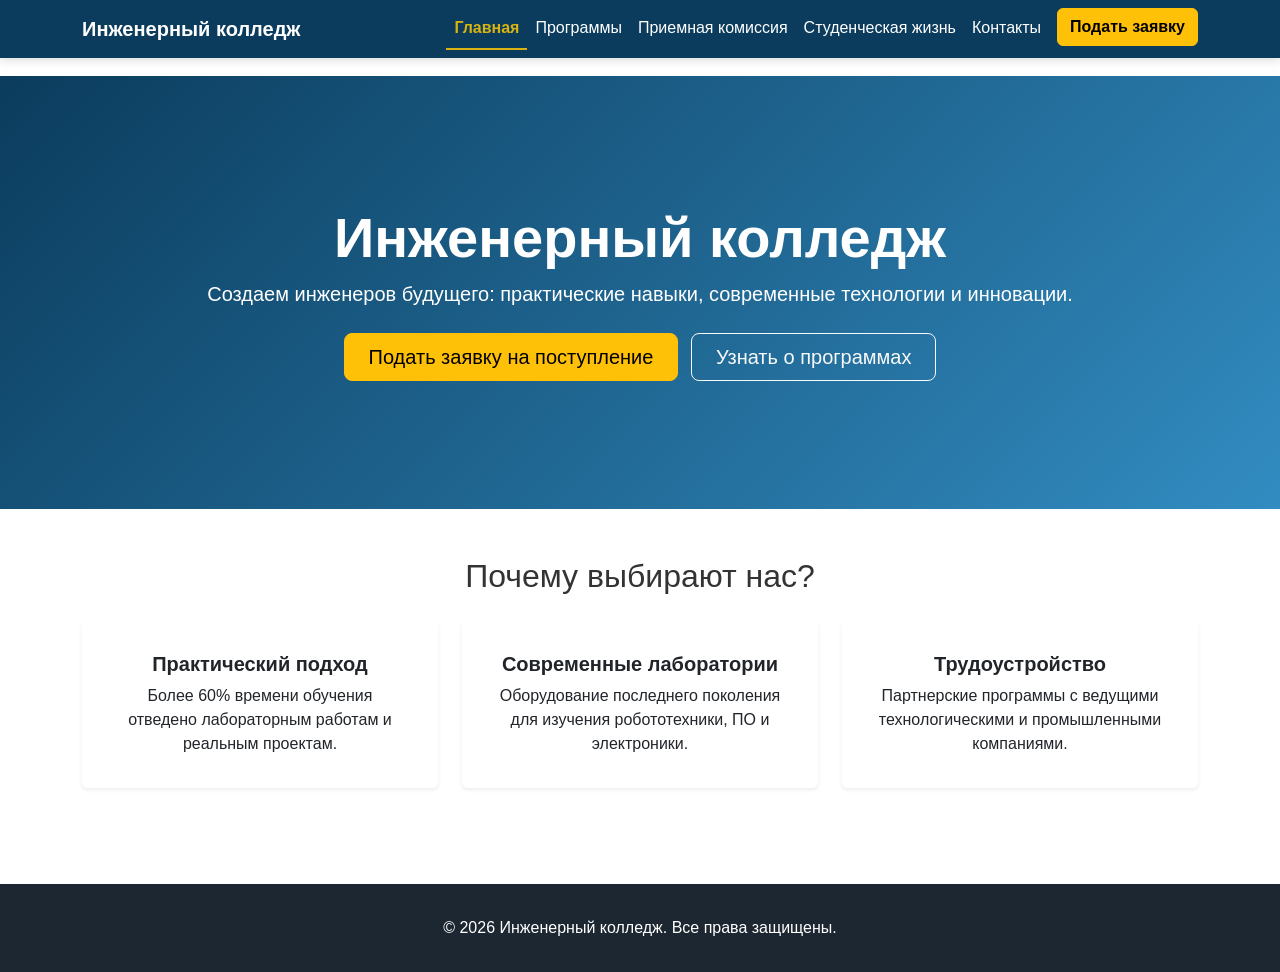
<file: index.html>
<!DOCTYPE html>
<html lang="ru">
<head>
  <meta charset="UTF-8">
  <meta name="viewport" content="width=device-width, initial-scale=1.0">
  <title>Главная — Инженерный колледж</title>
  <link href="https://cdn.jsdelivr.net/npm/bootstrap@5.3.2/dist/css/bootstrap.min.css" rel="stylesheet">
  <link rel="stylesheet" href="css/custom.css">
</head>
<body>
  <!-- Фиксированная верхняя панель -->
  <header>
    <nav class="navbar navbar-expand-lg navbar-dark navbar-custom fixed-top" aria-label="Основная навигация">
      <div class="container">
        <a class="navbar-brand fw-bold" href="index.html">Инженерный колледж</a>
        <button class="navbar-toggler" type="button" data-bs-toggle="collapse" data-bs-target="#navbarNav" aria-controls="navbarNav" aria-expanded="false" aria-label="Переключить навигацию">
          <span class="navbar-toggler-icon"></span>
        </button>
        <div class="collapse navbar-collapse" id="navbarNav">
          <ul class="navbar-nav ms-auto">
            <li class="nav-item"><a class="nav-link active" aria-current="page" href="index.html">Главная</a></li>
            <li class="nav-item"><a class="nav-link" href="about.html">Программы</a></li>
            <li class="nav-item"><a class="nav-link" href="admissions.html">Приемная комиссия</a></li>
            <li class="nav-item"><a class="nav-link" href="campus.html">Студенческая жизнь</a></li>
            <li class="nav-item"><a class="nav-link" href="contact.html">Контакты</a></li>
            <li class="nav-item"><a class="btn btn-warning ms-lg-2 fw-semibold" href="register.html">Подать заявку</a></li>
          </ul>
        </div>
      </div>
    </nav>
  </header>

  <main>
    <!-- Hero Section -->
    <section class="hero-section text-center">
      <div class="container py-5">
        <h1 class="display-4 fw-bold">Инженерный колледж</h1>
        <p class="lead mb-4">Создаем инженеров будущего: практические навыки, современные технологии и инновации.</p>
        <a href="register.html" class="btn btn-warning btn-lg px-4 me-2 font-weight-bold">Подать заявку на поступление</a>
        <a href="about.html" class="btn btn-outline-light btn-lg px-4">Узнать о программах</a>
      </div>
    </section>

    <!-- Преимущества -->
    <section class="container my-5">
      <h2 class="text-center mb-4">Почему выбирают нас?</h2>
      <div class="row g-4">
        <div class="col-md-4">
          <div class="card h-100 card-hover p-3 text-center border-0 shadow-sm">
            <div class="card-body">
              <h3 class="h5 card-title fw-bold">Практический подход</h3>
              <p class="card-text">Более 60% времени обучения отведено лабораторным работам и реальным проектам.</p>
            </div>
          </div>
        </div>
        <div class="col-md-4">
          <div class="card h-100 card-hover p-3 text-center border-0 shadow-sm">
            <div class="card-body">
              <h3 class="h5 card-title fw-bold">Современные лаборатории</h3>
              <p class="card-text">Оборудование последнего поколения для изучения робототехники, ПО и электроники.</p>
            </div>
          </div>
        </div>
        <div class="col-md-4">
          <div class="card h-100 card-hover p-3 text-center border-0 shadow-sm">
            <div class="card-body">
              <h3 class="h5 card-title fw-bold">Трудоустройство</h3>
              <p class="card-text">Партнерские программы с ведущими технологическими и промышленными компаниями.</p>
            </div>
          </div>
        </div>
      </div>
    </section>
  </main>

  <footer>
    <div class="container text-center">
      <p class="mb-0">&copy; 2026 Инженерный колледж. Все права защищены.</p>
    </div>
  </footer>

  <script src="https://cdn.jsdelivr.net/npm/bootstrap@5.3.2/dist/js/bootstrap.bundle.min.js"></script>
  <script src="js/main.js"></script>
</body>
</html>
</file>
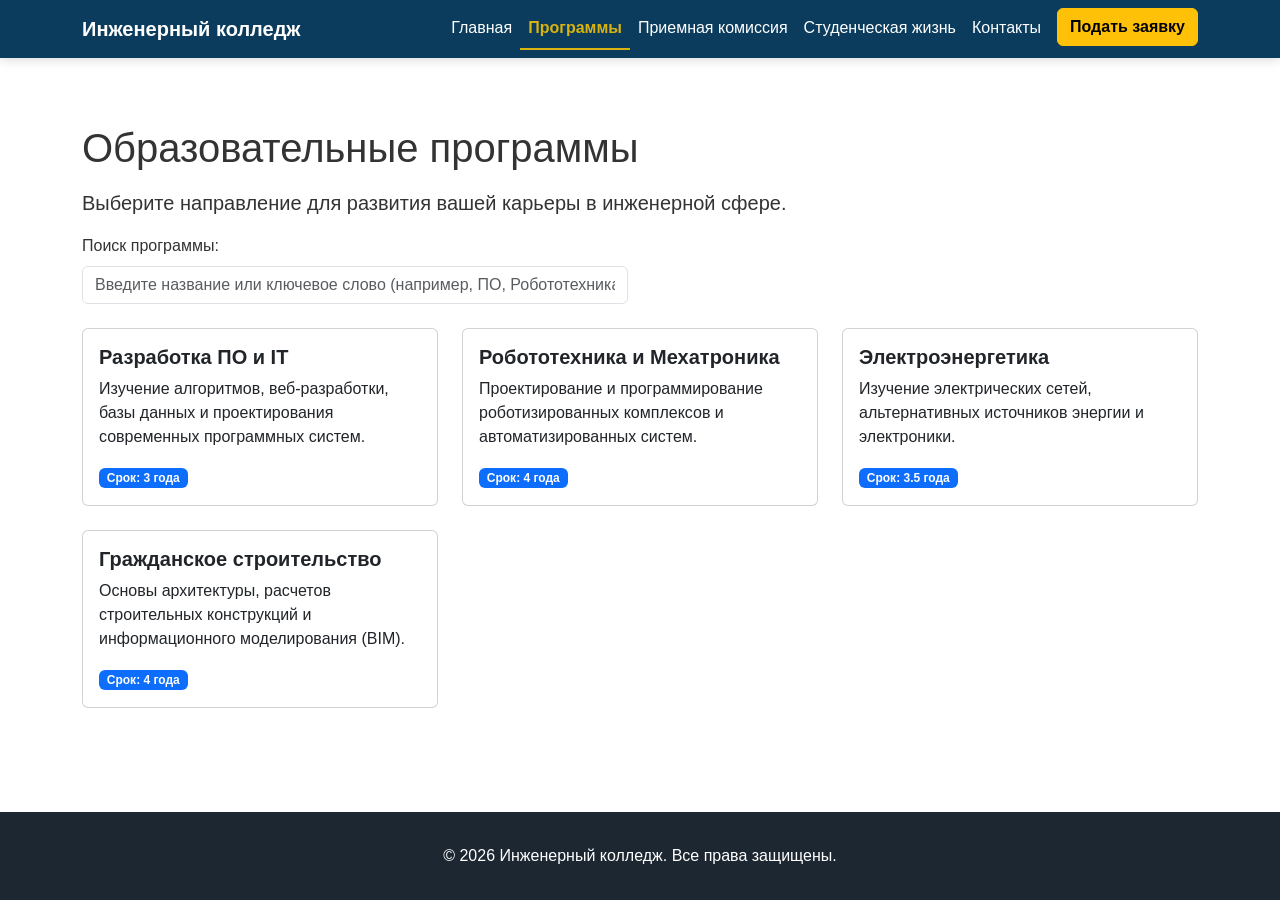
<file: about.html>
<!DOCTYPE html>
<html lang="ru">
<head>
  <meta charset="UTF-8">
  <meta name="viewport" content="width=device-width, initial-scale=1.0">
  <title>Программы — Инженерный колледж</title>
  <link href="https://cdn.jsdelivr.net/npm/bootstrap@5.3.2/dist/css/bootstrap.min.css" rel="stylesheet">
  <link rel="stylesheet" href="css/custom.css">
</head>
<body>
  <header>
    <nav class="navbar navbar-expand-lg navbar-dark navbar-custom fixed-top" aria-label="Основная навигация">
      <div class="container">
        <a class="navbar-brand fw-bold" href="index.html">Инженерный колледж</a>
        <button class="navbar-toggler" type="button" data-bs-toggle="collapse" data-bs-target="#navbarNav" aria-controls="navbarNav" aria-expanded="false" aria-label="Переключить навигацию">
          <span class="navbar-toggler-icon"></span>
        </button>
        <div class="collapse navbar-collapse" id="navbarNav">
          <ul class="navbar-nav ms-auto">
            <li class="nav-item"><a class="nav-link" href="index.html">Главная</a></li>
            <li class="nav-item"><a class="nav-link active" aria-current="page" href="about.html">Программы</a></li>
            <li class="nav-item"><a class="nav-link" href="admissions.html">Приемная комиссия</a></li>
            <li class="nav-item"><a class="nav-link" href="campus.html">Студенческая жизнь</a></li>
            <li class="nav-item"><a class="nav-link" href="contact.html">Контакты</a></li>
            <li class="nav-item"><a class="btn btn-warning ms-lg-2 fw-semibold" href="register.html">Подать заявку</a></li>
          </ul>
        </div>
      </div>
    </nav>
  </header>

  <main class="container my-5">
    <h1 class="mb-3">Образовательные программы</h1>
    <p class="lead">Выберите направление для развития вашей карьеры в инженерной сфере.</p>

    <!-- Интерактивный поиск программ (JS Feature) -->
    <div class="row mb-4">
      <div class="col-md-6">
        <label for="programSearch" class="form-label font-weight-bold">Поиск программы:</label>
        <input type="text" id="programSearch" class="form-control" placeholder="Введите название или ключевое слово (например, ПО, Робототехника)...">
      </div>
    </div>

    <div class="row g-4" id="programList">
      <div class="col-md-6 col-lg-4">
        <div class="card h-100 card-hover program-card">
          <div class="card-body">
            <h2 class="h5 card-title fw-bold">Разработка ПО и IT</h2>
            <p class="card-text">Изучение алгоритмов, веб-разработки, базы данных и проектирования современных программных систем.</p>
            <span class="badge bg-primary">Срок: 3 года</span>
          </div>
        </div>
      </div>
      <div class="col-md-6 col-lg-4">
        <div class="card h-100 card-hover program-card">
          <div class="card-body">
            <h2 class="h5 card-title fw-bold">Робототехника и Мехатроника</h2>
            <p class="card-text">Проектирование и программирование роботизированных комплексов и автоматизированных систем.</p>
            <span class="badge bg-primary">Срок: 4 года</span>
          </div>
        </div>
      </div>
      <div class="col-md-6 col-lg-4">
        <div class="card h-100 card-hover program-card">
          <div class="card-body">
            <h2 class="h5 card-title fw-bold">Электроэнергетика</h2>
            <p class="card-text">Изучение электрических сетей, альтернативных источников энергии и электроники.</p>
            <span class="badge bg-primary">Срок: 3.5 года</span>
          </div>
        </div>
      </div>
      <div class="col-md-6 col-lg-4">
        <div class="card h-100 card-hover program-card">
          <div class="card-body">
            <h2 class="h5 card-title fw-bold">Гражданское строительство</h2>
            <p class="card-text">Основы архитектуры, расчетов строительных конструкций и информационного моделирования (BIM).</p>
            <span class="badge bg-primary">Срок: 4 года</span>
          </div>
        </div>
      </div>
    </div>
  </main>

  <footer>
    <div class="container text-center">
      <p class="mb-0">&copy; 2026 Инженерный колледж. Все права защищены.</p>
    </div>
  </footer>

  <script src="https://cdn.jsdelivr.net/npm/bootstrap@5.3.2/dist/js/bootstrap.bundle.min.js"></script>
  <script src="js/main.js"></script>
</body>
</html>
</file>
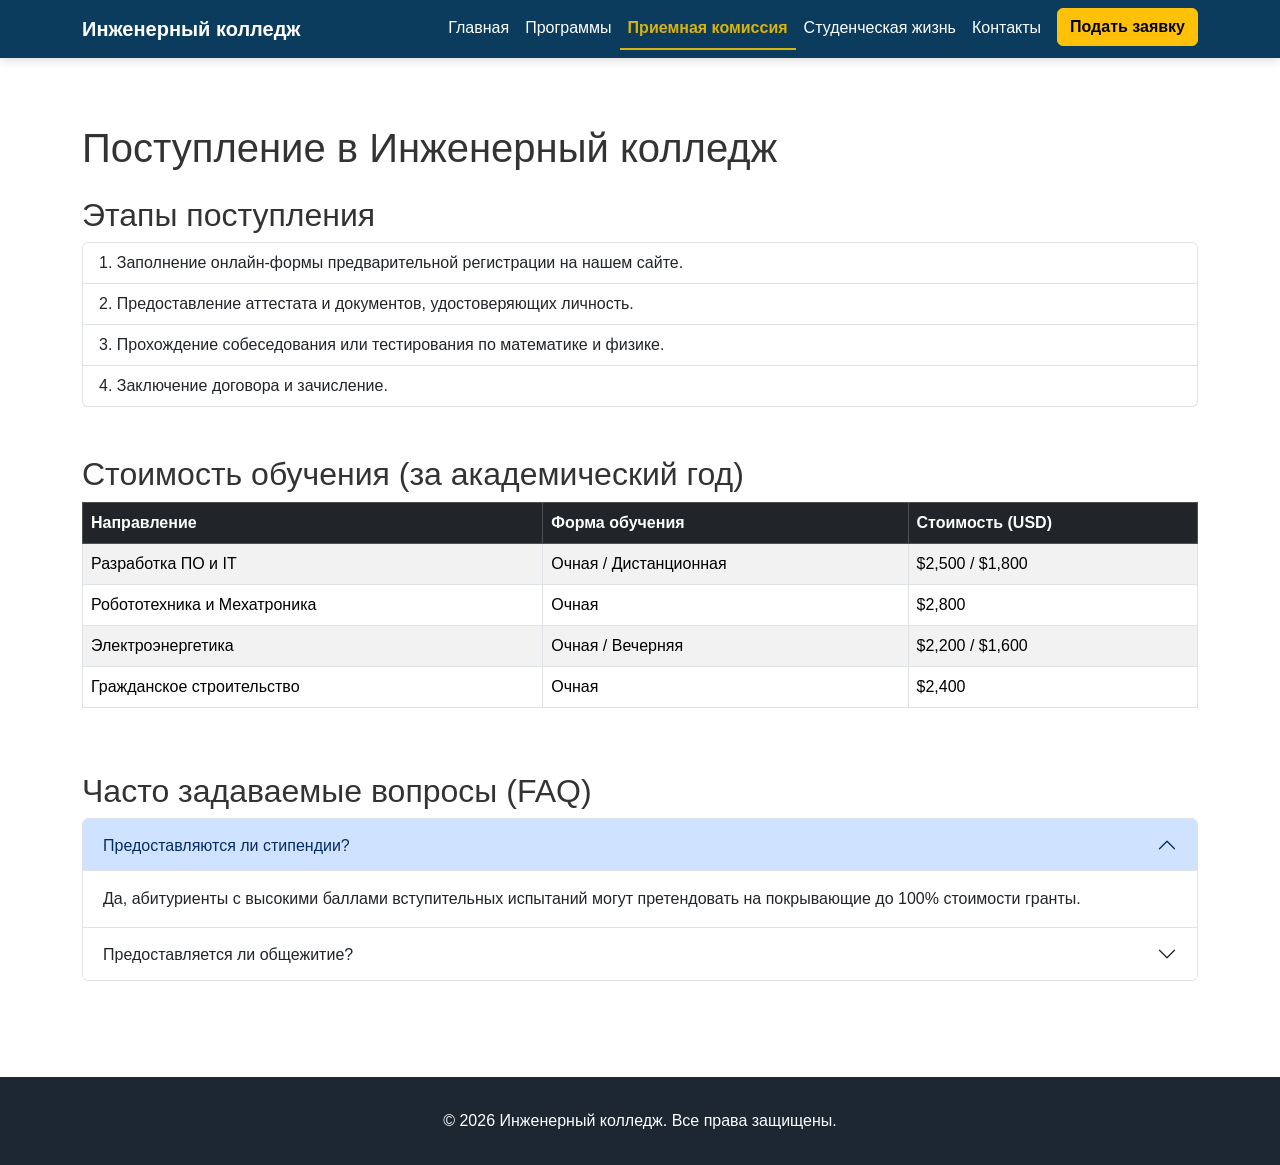
<file: admissions.html>
<!DOCTYPE html>
<html lang="ru">
<head>
  <meta charset="UTF-8">
  <meta name="viewport" content="width=device-width, initial-scale=1.0">
  <title>Приемная комиссия — Инженерный колледж</title>
  <link href="https://cdn.jsdelivr.net/npm/bootstrap@5.3.2/dist/css/bootstrap.min.css" rel="stylesheet">
  <link rel="stylesheet" href="css/custom.css">
</head>
<body>
  <header>
    <nav class="navbar navbar-expand-lg navbar-dark navbar-custom fixed-top" aria-label="Основная навигация">
      <div class="container">
        <a class="navbar-brand fw-bold" href="index.html">Инженерный колледж</a>
        <button class="navbar-toggler" type="button" data-bs-toggle="collapse" data-bs-target="#navbarNav" aria-controls="navbarNav" aria-expanded="false" aria-label="Переключить навигацию">
          <span class="navbar-toggler-icon"></span>
        </button>
        <div class="collapse navbar-collapse" id="navbarNav">
          <ul class="navbar-nav ms-auto">
            <li class="nav-item"><a class="nav-link" href="index.html">Главная</a></li>
            <li class="nav-item"><a class="nav-link" href="about.html">Программы</a></li>
            <li class="nav-item"><a class="nav-link active" aria-current="page" href="admissions.html">Приемная комиссия</a></li>
            <li class="nav-item"><a class="nav-link" href="campus.html">Студенческая жизнь</a></li>
            <li class="nav-item"><a class="nav-link" href="contact.html">Контакты</a></li>
            <li class="nav-item"><a class="btn btn-warning ms-lg-2 fw-semibold" href="register.html">Подать заявку</a></li>
          </ul>
        </div>
      </div>
    </nav>
  </header>

  <main class="container my-5">
    <h1 class="mb-4">Поступление в Инженерный колледж</h1>

    <h2>Этапы поступления</h2>
    <ol class="list-group list-group-numbered mb-5">
      <li class="list-group-item">Заполнение онлайн-формы предварительной регистрации на нашем сайте.</li>
      <li class="list-group-item">Предоставление аттестата и документов, удостоверяющих личность.</li>
      <li class="list-group-item">Прохождение собеседования или тестирования по математике и физике.</li>
      <li class="list-group-item">Заключение договора и зачисление.</li>
    </ol>

    <h2>Стоимость обучения (за академический год)</h2>
    <div class="table-responsive mb-5">
      <table class="table table-striped table-bordered align-middle">
        <thead class="table-dark">
          <tr>
            <th scope="col">Направление</th>
            <th scope="col">Форма обучения</th>
            <th scope="col">Стоимость (USD)</th>
          </tr>
        </thead>
        <tbody>
          <tr>
            <td>Разработка ПО и IT</td>
            <td>Очная / Дистанционная</td>
            <td>$2,500 / $1,800</td>
          </tr>
          <tr>
            <td>Робототехника и Мехатроника</td>
            <td>Очная</td>
            <td>$2,800</td>
          </tr>
          <tr>
            <td>Электроэнергетика</td>
            <td>Очная / Вечерняя</td>
            <td>$2,200 / $1,600</td>
          </tr>
          <tr>
            <td>Гражданское строительство</td>
            <td>Очная</td>
            <td>$2,400</td>
          </tr>
        </tbody>
      </table>
    </div>

    <!-- Интерактивность #2: FAQ Аккордеон -->
    <h2>Часто задаваемые вопросы (FAQ)</h2>
    <div class="accordion" id="faqAccordion">
      <div class="accordion-item">
        <h3 class="accordion-header" id="headingOne">
          <button class="accordion-button" type="button" data-bs-toggle="collapse" data-bs-target="#collapseOne" aria-expanded="true" aria-controls="collapseOne">
            Предоставляются ли стипендии?
          </button>
        </h3>
        <div id="collapseOne" class="accordion-collapse collapse show" aria-labelledby="headingOne" data-bs-parent="#faqAccordion">
          <div class="accordion-body">
            Да, абитуриенты с высокими баллами вступительных испытаний могут претендовать на покрывающие до 100% стоимости гранты.
          </div>
        </div>
      </div>
      <div class="accordion-item">
        <h3 class="accordion-header" id="headingTwo">
          <button class="accordion-button collapsed" type="button" data-bs-toggle="collapse" data-bs-target="#collapseTwo" aria-expanded="false" aria-controls="collapseTwo">
            Предоставляется ли общежитие?
          </button>
        </h3>
        <div id="collapseTwo" class="accordion-collapse collapse" aria-labelledby="headingTwo" data-bs-parent="#faqAccordion">
          <div class="accordion-body">
            Да, студентам очной формы обучения из других городов предоставляются места в благоустроенном кампусе.
          </div>
        </div>
      </div>
    </div>
  </main>

  <footer>
    <div class="container text-center">
      <p class="mb-0">&copy; 2026 Инженерный колледж. Все права защищены.</p>
    </div>
  </footer>

  <script src="https://cdn.jsdelivr.net/npm/bootstrap@5.3.2/dist/js/bootstrap.bundle.min.js"></script>
  <script src="js/main.js"></script>
</body>
</html>
</file>
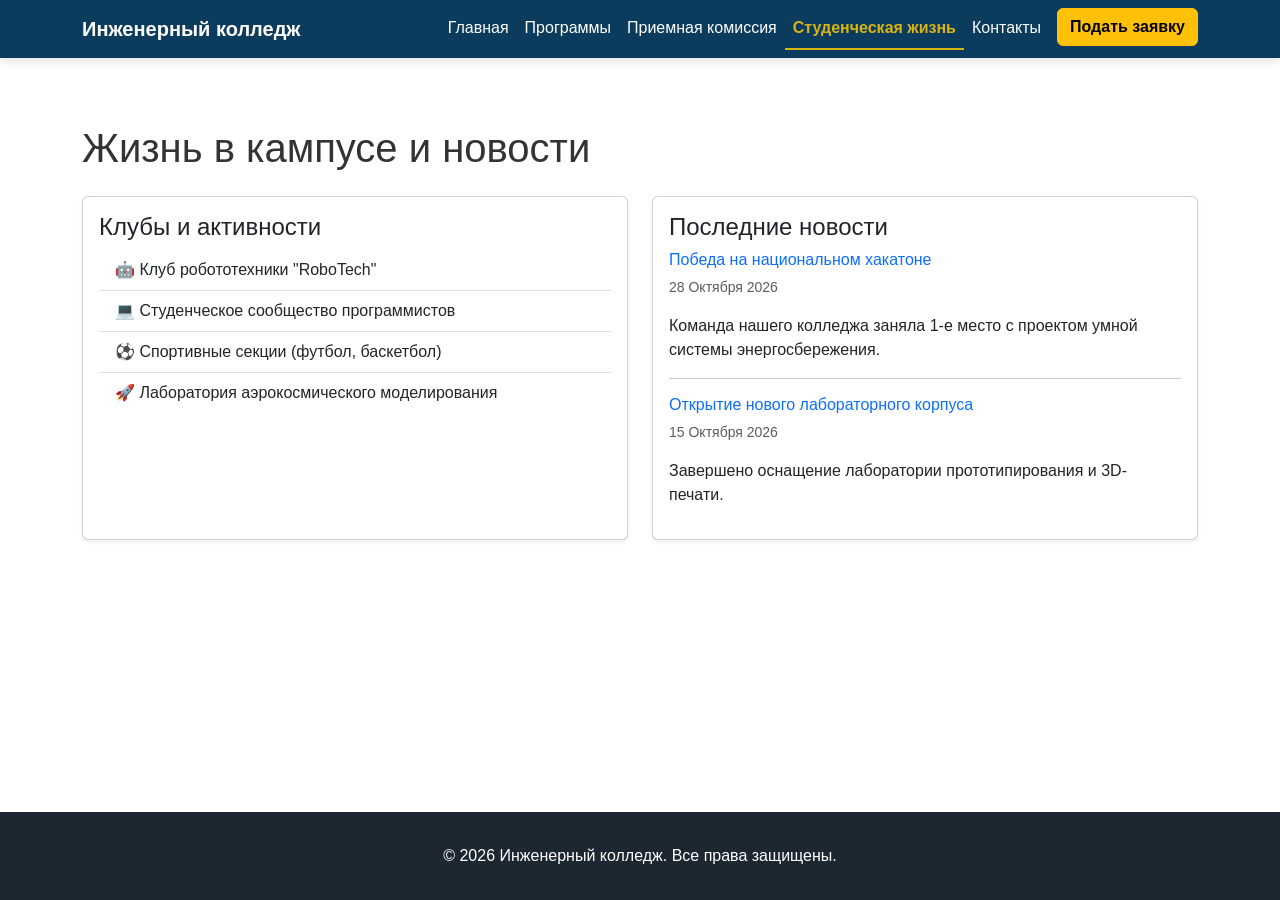
<file: campus.html>
<!DOCTYPE html>
<html lang="ru">
<head>
  <meta charset="UTF-8">
  <meta name="viewport" content="width=device-width, initial-scale=1.0">
  <title>Студенческая жизнь — Инженерный колледж</title>
  <link href="https://cdn.jsdelivr.net/npm/bootstrap@5.3.2/dist/css/bootstrap.min.css" rel="stylesheet">
  <link rel="stylesheet" href="css/custom.css">
</head>
<body>
  <header>
    <nav class="navbar navbar-expand-lg navbar-dark navbar-custom fixed-top" aria-label="Основная навигация">
      <div class="container">
        <a class="navbar-brand fw-bold" href="index.html">Инженерный колледж</a>
        <button class="navbar-toggler" type="button" data-bs-toggle="collapse" data-bs-target="#navbarNav" aria-controls="navbarNav" aria-expanded="false" aria-label="Переключить навигацию">
          <span class="navbar-toggler-icon"></span>
        </button>
        <div class="collapse navbar-collapse" id="navbarNav">
          <ul class="navbar-nav ms-auto">
            <li class="nav-item"><a class="nav-link" href="index.html">Главная</a></li>
            <li class="nav-item"><a class="nav-link" href="about.html">Программы</a></li>
            <li class="nav-item"><a class="nav-link" href="admissions.html">Приемная комиссия</a></li>
            <li class="nav-item"><a class="nav-link active" aria-current="page" href="campus.html">Студенческая жизнь</a></li>
            <li class="nav-item"><a class="nav-link" href="contact.html">Контакты</a></li>
            <li class="nav-item"><a class="btn btn-warning ms-lg-2 fw-semibold" href="register.html">Подать заявку</a></li>
          </ul>
        </div>
      </div>
    </nav>
  </header>

  <main class="container my-5">
    <h1 class="mb-4">Жизнь в кампусе и новости</h1>

    <div class="row g-4">
      <div class="col-md-6">
        <div class="card h-100 shadow-sm">
          <div class="card-body">
            <h2 class="h4 card-title">Клубы и активности</h2>
            <ul class="list-group list-group-flush">
              <li class="list-group-item">🤖 Клуб робототехники "RoboTech"</li>
              <li class="list-group-item">💻 Студенческое сообщество программистов</li>
              <li class="list-group-item">⚽ Спортивные секции (футбол, баскетбол)</li>
              <li class="list-group-item">🚀 Лаборатория аэрокосмического моделирования</li>
            </ul>
          </div>
        </div>
      </div>

      <div class="col-md-6">
        <div class="card h-100 shadow-sm">
          <div class="card-body">
            <h2 class="h4 card-title">Последние новости</h2>
            <article class="mb-3">
              <h3 class="h6 font-weight-bold text-primary">Победа на национальном хакатоне</h3>
              <p class="small text-muted">28 Октября 2026</p>
              <p>Команда нашего колледжа заняла 1-е место с проектом умной системы энергосбережения.</p>
            </article>
            <hr>
            <article>
              <h3 class="h6 font-weight-bold text-primary">Открытие нового лабораторного корпуса</h3>
              <p class="small text-muted">15 Октября 2026</p>
              <p>Завершено оснащение лаборатории прототипирования и 3D-печати.</p>
            </article>
          </div>
        </div>
      </div>
    </div>
  </main>

  <footer>
    <div class="container text-center">
      <p class="mb-0">&copy; 2026 Инженерный колледж. Все права защищены.</p>
    </div>
  </footer>

  <script src="https://cdn.jsdelivr.net/npm/bootstrap@5.3.2/dist/js/bootstrap.bundle.min.js"></script>
  <script src="js/main.js"></script>
</body>
</html>
</file>
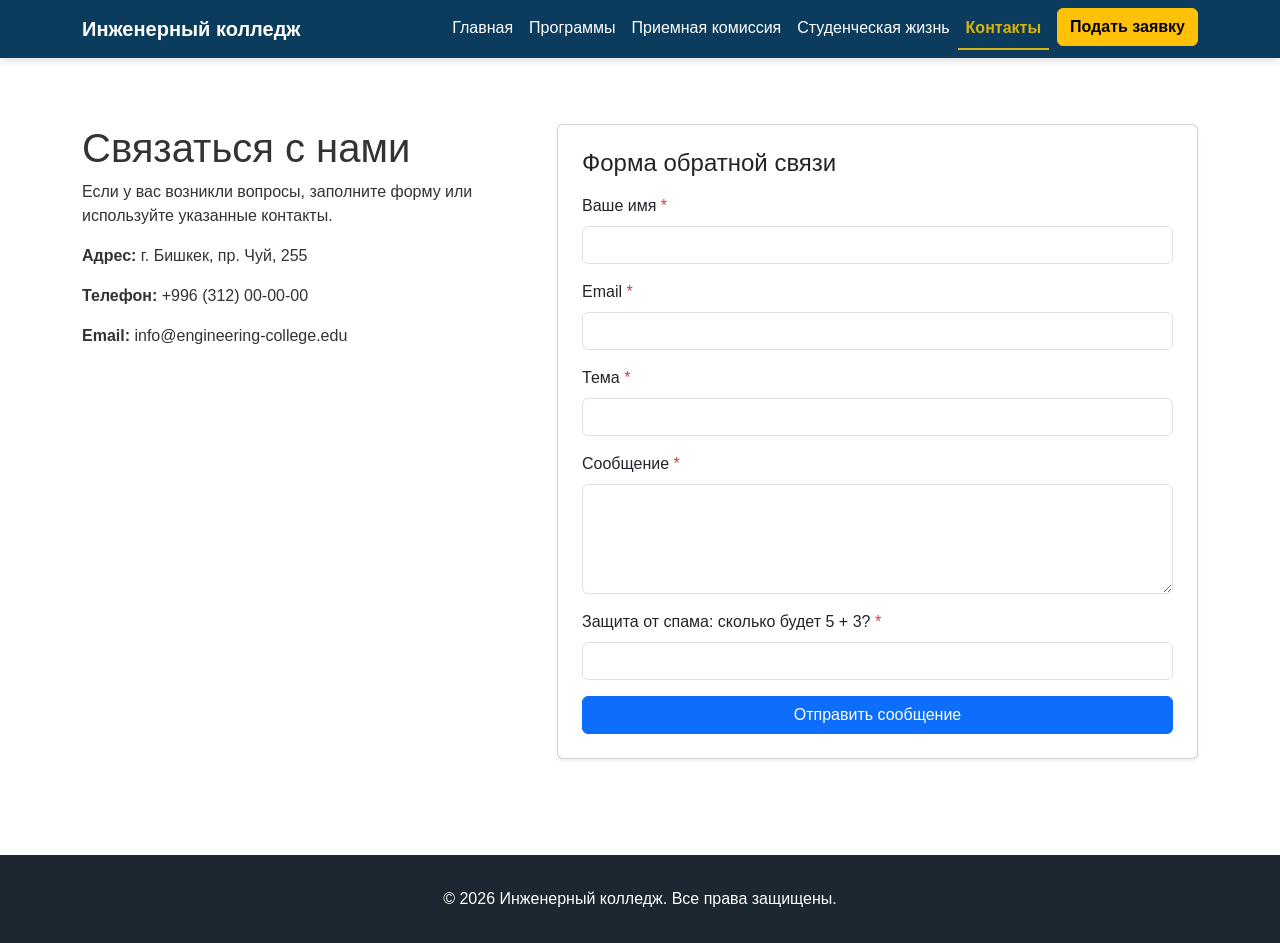
<file: contact.html>
<!DOCTYPE html>
<html lang="ru">
<head>
  <meta charset="UTF-8">
  <meta name="viewport" content="width=device-width, initial-scale=1.0">
  <title>Контакты — Инженерный колледж</title>
  <link href="https://cdn.jsdelivr.net/npm/bootstrap@5.3.2/dist/css/bootstrap.min.css" rel="stylesheet">
  <link rel="stylesheet" href="css/custom.css">
</head>
<body>
  <header>
    <nav class="navbar navbar-expand-lg navbar-dark navbar-custom fixed-top" aria-label="Основная навигация">
      <div class="container">
        <a class="navbar-brand fw-bold" href="index.html">Инженерный колледж</a>
        <button class="navbar-toggler" type="button" data-bs-toggle="collapse" data-bs-target="#navbarNav" aria-controls="navbarNav" aria-expanded="false" aria-label="Переключить навигацию">
          <span class="navbar-toggler-icon"></span>
        </button>
        <div class="collapse navbar-collapse" id="navbarNav">
          <ul class="navbar-nav ms-auto">
            <li class="nav-item"><a class="nav-link" href="index.html">Главная</a></li>
            <li class="nav-item"><a class="nav-link" href="about.html">Программы</a></li>
            <li class="nav-item"><a class="nav-link" href="admissions.html">Приемная комиссия</a></li>
            <li class="nav-item"><a class="nav-link" href="campus.html">Студенческая жизнь</a></li>
            <li class="nav-item"><a class="nav-link active" aria-current="page" href="contact.html">Контакты</a></li>
            <li class="nav-item"><a class="btn btn-warning ms-lg-2 fw-semibold" href="register.html">Подать заявку</a></li>
          </ul>
        </div>
      </div>
    </nav>
  </header>

  <main class="container my-5">
    <div class="row g-4">
      <div class="col-md-5">
        <h1>Связаться с нами</h1>
        <p>Если у вас возникли вопросы, заполните форму или используйте указанные контакты.</p>
        <p><strong>Адрес:</strong> г. Бишкек, пр. Чуй, 255</p>
        <p><strong>Телефон:</strong> +996 (312) 00-00-00</p>
        <p><strong>Email:</strong> info@engineering-college.edu</p>
      </div>

      <div class="col-md-7">
        <div class="card p-4 shadow-sm">
          <h2 class="h4 mb-3">Форма обратной связи</h2>

          <div id="contactSuccessAlert" class="alert alert-success d-none" role="alert">
            Спасибо! Ваше сообщение успешно отправлено. Мы ответим вам в ближайшее время.
          </div>

          <form id="contactForm" novalidate>
            <div class="mb-3">
              <label for="contactName" class="form-label">Ваше имя <span class="text-danger">*</span></label>
              <input type="text" class="form-control" id="contactName" required>
              <div class="invalid-feedback">Пожалуйста, укажите имя.</div>
            </div>

            <div class="mb-3">
              <label for="contactEmail" class="form-label">Email <span class="text-danger">*</span></label>
              <input type="email" class="form-control" id="contactEmail" required>
              <div class="invalid-feedback">Введите корректный адрес электронной почты.</div>
            </div>

            <div class="mb-3">
              <label for="contactSubject" class="form-label">Тема <span class="text-danger">*</span></label>
              <input type="text" class="form-control" id="contactSubject" required>
              <div class="invalid-feedback">Заполните тему обращения.</div>
            </div>

            <div class="mb-3">
              <label for="contactMessage" class="form-label">Сообщение <span class="text-danger">*</span></label>
              <textarea class="form-control" id="contactMessage" rows="4" required></textarea>
              <div class="invalid-feedback">Введите текст сообщения.</div>
            </div>

            <!-- Простая капча/Защита от спама -->
            <div class="mb-3">
              <label for="spamCheck" class="form-label">Защита от спама: сколько будет 5 + 3? <span class="text-danger">*</span></label>
              <input type="number" class="form-control" id="spamCheck" required>
              <div class="invalid-feedback">Неверный ответ на вопрос защиты.</div>
            </div>

            <button type="submit" class="btn btn-primary w-100">Отправить сообщение</button>
          </form>
        </div>
      </div>
    </div>
  </main>

  <footer>
    <div class="container text-center">
      <p class="mb-0">&copy; 2026 Инженерный колледж. Все права защищены.</p>
    </div>
  </footer>

  <script src="https://cdn.jsdelivr.net/npm/bootstrap@5.3.2/dist/js/bootstrap.bundle.min.js"></script>
  <script src="js/main.js"></script>
</body>
</html>
</file>
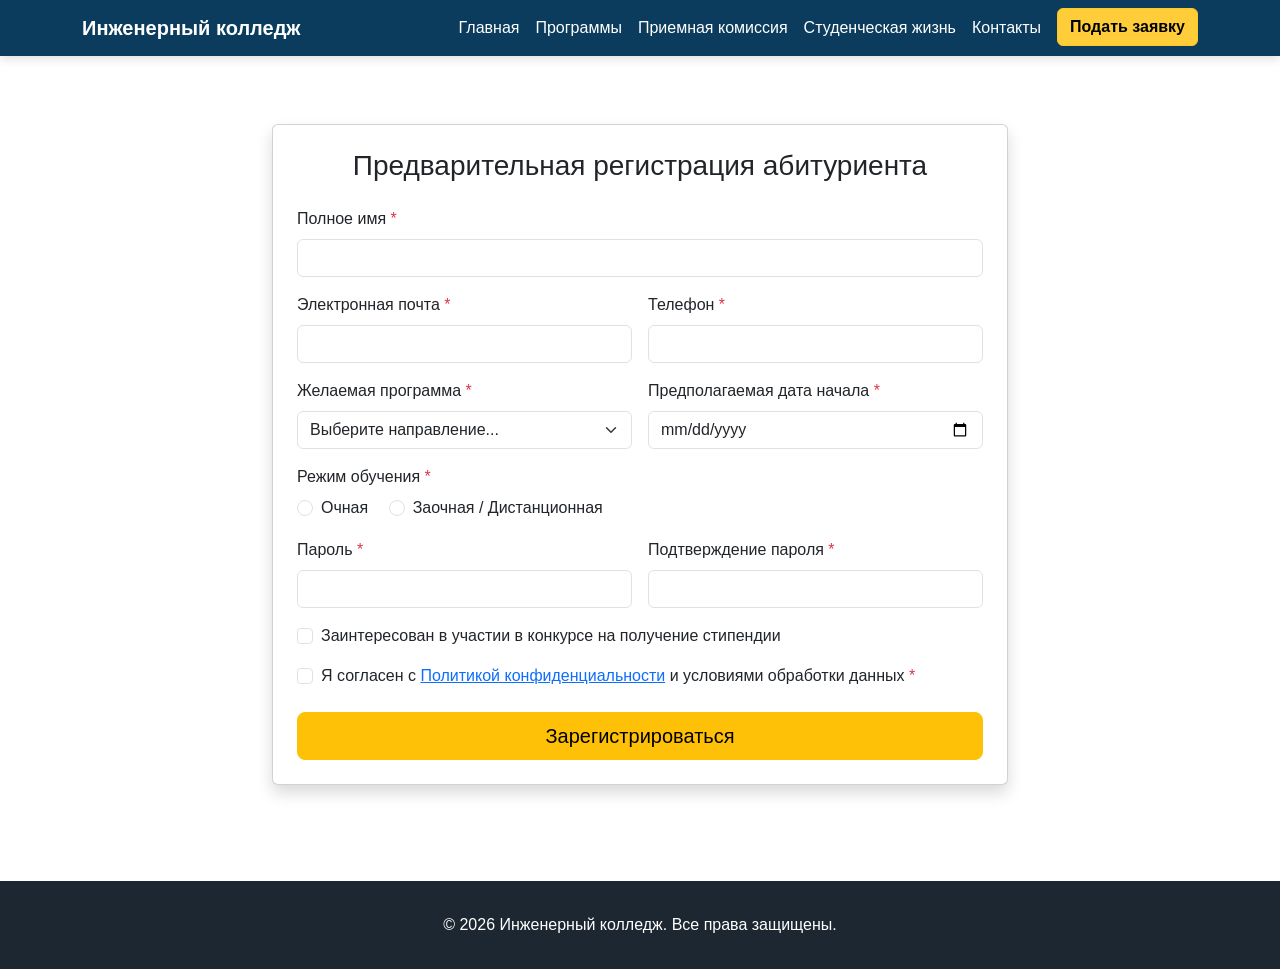
<file: register.html>
<!DOCTYPE html>
<html lang="ru">
<head>
  <meta charset="UTF-8">
  <meta name="viewport" content="width=device-width, initial-scale=1.0">
  <title>Регистрация — Инженерный колледж</title>
  <link href="https://cdn.jsdelivr.net/npm/bootstrap@5.3.2/dist/css/bootstrap.min.css" rel="stylesheet">
  <link rel="stylesheet" href="css/custom.css">
</head>
<body>
  <header>
    <nav class="navbar navbar-expand-lg navbar-dark navbar-custom fixed-top" aria-label="Основная навигация">
      <div class="container">
        <a class="navbar-brand fw-bold" href="index.html">Инженерный колледж</a>
        <button class="navbar-toggler" type="button" data-bs-toggle="collapse" data-bs-target="#navbarNav" aria-controls="navbarNav" aria-expanded="false" aria-label="Переключить навигацию">
          <span class="navbar-toggler-icon"></span>
        </button>
        <div class="collapse navbar-collapse" id="navbarNav">
          <ul class="navbar-nav ms-auto">
            <li class="nav-item"><a class="nav-link" href="index.html">Главная</a></li>
            <li class="nav-item"><a class="nav-link" href="about.html">Программы</a></li>
            <li class="nav-item"><a class="nav-link" href="admissions.html">Приемная комиссия</a></li>
            <li class="nav-item"><a class="nav-link" href="campus.html">Студенческая жизнь</a></li>
            <li class="nav-item"><a class="nav-link" href="contact.html">Контакты</a></li>
            <li class="nav-item"><a class="btn btn-warning ms-lg-2 fw-semibold active" aria-current="page" href="register.html">Подать заявку</a></li>
          </ul>
        </div>
      </div>
    </nav>
  </header>

  <main class="container my-5">
    <div class="row justify-content-center">
      <div class="col-lg-8">
        <div class="card p-4 shadow">
          <h1 class="h3 text-center mb-4">Предварительная регистрация абитуриента</h1>

          <div id="regSuccessAlert" class="alert alert-success d-none" role="alert">
            Заявка успешно отправлена! Наш отдел приёма свяжется с вами по указанному email.
          </div>

          <form id="registrationForm" novalidate>
            <!-- Имя, Email, Телефон -->
            <div class="row g-3 mb-3">
              <div class="col-md-12">
                <label for="fullName" class="form-label">Полное имя <span class="text-danger">*</span></label>
                <input type="text" class="form-control" id="fullName" required>
                <div class="invalid-feedback">Укажите ваше полное имя.</div>
              </div>
              <div class="col-md-6">
                <label for="regEmail" class="form-label">Электронная почта <span class="text-danger">*</span></label>
                <input type="email" class="form-control" id="regEmail" required>
                <div class="invalid-feedback">Введите действительный email.</div>
              </div>
              <div class="col-md-6">
                <label for="regPhone" class="form-label">Телефон <span class="text-danger">*</span></label>
                <input type="tel" class="form-control" id="regPhone" required pattern="[0-9+()\s-]{7,}">
                <div class="invalid-feedback">Укажите верный номер телефона.</div>
              </div>
            </div>

            <!-- Выбор программы и режим -->
            <div class="row g-3 mb-3">
              <div class="col-md-6">
                <label for="programSelect" class="form-label">Желаемая программа <span class="text-danger">*</span></label>
                <select class="form-select" id="programSelect" required>
                  <option value="" selected disabled>Выберите направление...</option>
                  <option value="software">Разработка ПО и IT</option>
                  <option value="robotics">Робототехника и Мехатроника</option>
                  <option value="energy">Электроэнергетика</option>
                  <option value="civil">Гражданское строительство</option>
                </select>
                <div class="invalid-feedback">Пожалуйста, выберите программу.</div>
              </div>
              <div class="col-md-6">
                <label for="startDate" class="form-label">Предполагаемая дата начала <span class="text-danger">*</span></label>
                <input type="date" class="form-control" id="startDate" required>
                <div class="invalid-feedback">Выберите дату начала.</div>
              </div>
            </div>

            <fieldset class="mb-3">
              <legend class="col-form-label pt-0 font-weight-bold">Режим обучения <span class="text-danger">*</span></legend>
              <div class="form-check form-check-inline">
                <input class="form-check-input" type="radio" name="studyMode" id="modeFull" value="fulltime" required>
                <label class="form-check-label" for="modeFull">Очная</label>
              </div>
              <div class="form-check form-check-inline">
                <input class="form-check-input" type="radio" name="studyMode" id="modePart" value="parttime" required>
                <label class="form-check-label" for="modePart">Заочная / Дистанционная</label>
              </div>
            </fieldset>

            <!-- Пароль и подтверждение -->
            <div class="row g-3 mb-3">
              <div class="col-md-6">
                <label for="password" class="form-label">Пароль <span class="text-danger">*</span></label>
                <input type="password" class="form-control" id="password" minlength="8" required>
                <div class="invalid-feedback">Пароль должен быть не менее 8 символов.</div>
              </div>
              <div class="col-md-6">
                <label for="confirmPassword" class="form-label">Подтверждение пароля <span class="text-danger">*</span></label>
                <input type="password" class="form-control" id="confirmPassword" required>
                <div class="invalid-feedback" id="confirmPasswordFeedback">Пароли не совпадают.</div>
              </div>
            </div>

            <!-- Дополнительное поле -->
            <div class="mb-3">
              <div class="form-check">
                <input class="form-check-input" type="checkbox" id="scholarshipCheck">
                <label class="form-check-label" for="scholarshipCheck">
                  Заинтересован в участии в конкурсе на получение стипендии
                </label>
              </div>
            </div>

            <!-- Согласие -->
            <div class="mb-4">
              <div class="form-check">
                <input class="form-check-input" type="checkbox" id="termsCheck" required>
                <label class="form-check-label" for="termsCheck">
                  Я согласен с <a href="#">Политикой конфиденциальности</a> и условиями обработки данных <span class="text-danger">*</span>
                </label>
                <div class="invalid-feedback">Необходимо принять условия.</div>
              </div>
            </div>

            <button type="submit" class="btn btn-warning w-100 btn-lg font-weight-bold">Зарегистрироваться</button>
          </form>
        </div>
      </div>
    </div>
  </main>

  <footer>
    <div class="container text-center">
      <p class="mb-0">&copy; 2026 Инженерный колледж. Все права защищены.</p>
    </div>
  </footer>

  <script src="https://cdn.jsdelivr.net/npm/bootstrap@5.3.2/dist/js/bootstrap.bundle.min.js"></script>
  <script src="js/main.js"></script>
</body>
</html>
</file>
<file: css/custom.css>
:root {
  --primary-color: #0b3c5d;
  --secondary-color: #328cc1;
  --accent-color: #d9b310;
  --dark-color: #1d2731;
  --light-bg: #f8f9fa;
}

body {
  font-family: 'Segoe UI', Tahoma, Geneva, Verdana, sans-serif;
  padding-top: 76px; /* Отступ под фиксированную навигацию */
  color: #333333;
  display: flex;
  flex-direction: column;
  min-height: 100vh;
}

main {
  flex: 1 0 auto;
}

/* Навигация */
.navbar-custom {
  background-color: var(--primary-color);
  box-shadow: 0 2px 10px rgba(0, 0, 0, 0.15);
}

.navbar-custom .navbar-brand,
.navbar-custom .nav-link {
  color: #ffffff;
}

.navbar-custom .nav-link:hover,
.navbar-custom .nav-link:focus {
  color: var(--accent-color);
}

.navbar-custom .nav-link.active {
  color: var(--accent-color) !important;
  font-weight: 700;
  border-bottom: 2px solid var(--accent-color);
}

/* Доступность и Фокусировка */
:focus-visible {
  outline: 3px solid var(--accent-color) !important;
  outline-offset: 2px;
}

/* Hero Раздел */
.hero-section {
  background: linear-gradient(135deg, var(--primary-color), var(--secondary-color));
  color: white;
  padding: 80px 0;
  margin-bottom: 2rem;
}

/* Валидация форм */
.form-control:focus, .form-select:focus {
  border-color: var(--secondary-color);
  box-shadow: 0 0 0 0.25rem rgba(50, 140, 193, 0.25);
}

.invalid-feedback {
  font-size: 0.875rem;
}

/* Карточки */
.card-hover {
  transition: transform 0.2s ease, box-shadow 0.2s ease;
}

.card-hover:hover {
  transform: translateY(-4px);
  box-shadow: 0 8px 20px rgba(0, 0, 0, 0.1);
}

/* Подвал */
footer {
  background-color: var(--dark-color);
  color: #ffffff;
  padding: 2rem 0;
  margin-top: 3rem;
}
</file>
